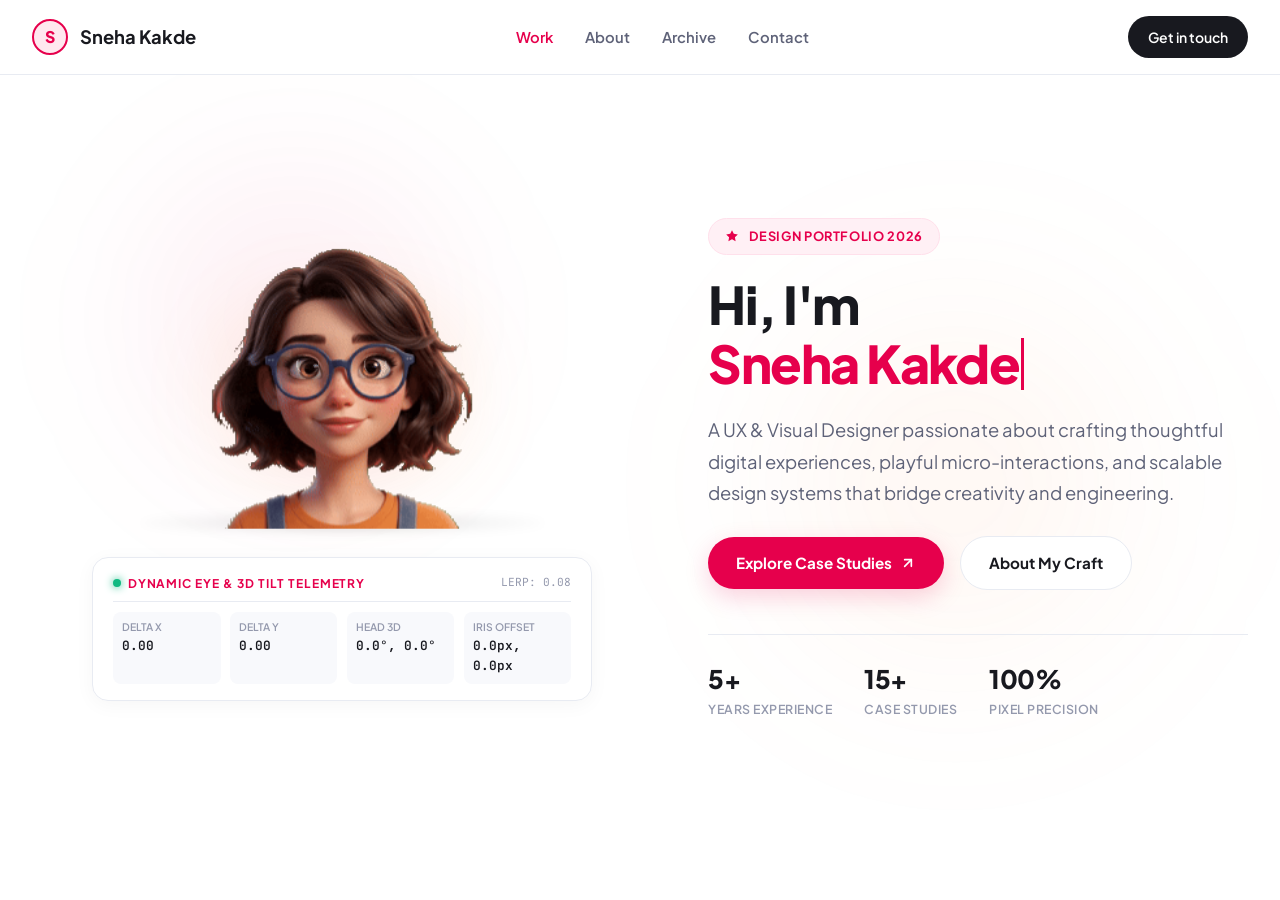
<file: hero-character-tracker.html>
<!DOCTYPE html>
<html lang="en">
<head>
  <meta charset="UTF-8" />
  <meta name="viewport" content="width=device-width, initial-scale=1.0" />
  <title>Sneha Kakde — Interactive Cursor-Tracking Hero</title>
  <link rel="preconnect" href="https://fonts.googleapis.com" />
  <link rel="preconnect" href="https://fonts.gstatic.com" crossorigin />
  <link href="https://fonts.googleapis.com/css2?family=Plus+Jakarta+Sans:wght@400;500;600;700;800&family=JetBrains+Mono:wght@400;500&display=swap" rel="stylesheet" />

  <style>
    /* ========================================================
       DESIGN TOKENS & RESET
       ======================================================== */
    :root {
      --primary: #E6004C;
      --primary-hover: #c70042;
      --primary-glow: rgba(230, 0, 76, 0.18);
      --bg: #FFFFFF;
      --bg-alt: #F8F9FC;
      --text-main: #18191F;
      --text-muted: #5E6278;
      --text-light: #9499AD;
      --border: #E8EBF2;
      --glasses-blue: #2F65B9;
      --font-sans: 'Plus Jakarta Sans', -apple-system, BlinkMacSystemFont, sans-serif;
      --font-mono: 'JetBrains Mono', monospace;
    }

    *, *::before, *::after {
      box-sizing: border-box;
      margin: 0;
      padding: 0;
    }

    body {
      font-family: var(--font-sans);
      background-color: var(--bg);
      color: var(--text-main);
      line-height: 1.6;
      min-height: 100vh;
      overflow-x: hidden;
      -webkit-font-smoothing: antialiased;
      -moz-osx-font-smoothing: grayscale;
    }

    /* ========================================================
       AMBIENT BACKGROUND ACCENTS
       ======================================================== */
    .ambient-glow-pink {
      position: absolute;
      top: 10%;
      left: 5%;
      width: 460px;
      height: 460px;
      background: radial-gradient(circle, rgba(230, 0, 76, 0.08) 0%, rgba(230, 0, 76, 0) 70%);
      filter: blur(60px);
      pointer-events: none;
      z-index: 0;
    }

    .ambient-glow-orange {
      position: absolute;
      top: 25%;
      right: 5%;
      width: 520px;
      height: 520px;
      background: radial-gradient(circle, rgba(255, 140, 70, 0.09) 0%, rgba(255, 140, 70, 0) 70%);
      filter: blur(80px);
      pointer-events: none;
      z-index: 0;
    }

    /* ========================================================
       NAVBAR
       ======================================================== */
    header {
      position: sticky;
      top: 0;
      width: 100%;
      background: rgba(255, 255, 255, 0.85);
      backdrop-filter: blur(16px);
      -webkit-backdrop-filter: blur(16px);
      border-bottom: 1px solid var(--border);
      z-index: 50;
      padding: 1rem 2rem;
    }

    .nav-container {
      max-width: 1280px;
      margin: 0 auto;
      display: flex;
      align-items: center;
      justify-content: space-between;
    }

    .logo-badge {
      display: flex;
      align-items: center;
      gap: 0.75rem;
      text-decoration: none;
      color: var(--text-main);
      font-weight: 700;
      font-size: 1.15rem;
    }

    .logo-avatar {
      width: 36px;
      height: 36px;
      border-radius: 50%;
      background: #FFE8EF;
      border: 2px solid var(--primary);
      display: flex;
      align-items: center;
      justify-content: center;
      font-size: 1rem;
      color: var(--primary);
      font-weight: 800;
    }

    .nav-links {
      display: flex;
      align-items: center;
      gap: 2rem;
      list-style: none;
    }

    .nav-link {
      text-decoration: none;
      color: var(--text-muted);
      font-size: 0.925rem;
      font-weight: 600;
      transition: color 0.2s ease;
    }

    .nav-link:hover, .nav-link.active {
      color: var(--primary);
    }

    .nav-cta {
      background: var(--text-main);
      color: #fff;
      padding: 0.6rem 1.25rem;
      border-radius: 9999px;
      font-size: 0.875rem;
      font-weight: 600;
      text-decoration: none;
      transition: transform 0.2s ease, background 0.2s ease;
    }

    .nav-cta:hover {
      background: var(--primary);
      transform: translateY(-1px);
    }

    /* ========================================================
       HERO COMPONENT LAYOUT
       ======================================================== */
    .hero-section {
      position: relative;
      min-height: calc(100vh - 80px);
      display: flex;
      align-items: center;
      justify-content: center;
      padding: 3rem 2rem 5rem;
      z-index: 10;
    }

    .hero-grid {
      max-width: 1280px;
      margin: 0 auto;
      width: 100%;
      display: grid;
      grid-template-columns: 1.15fr 1fr;
      gap: 3.5rem;
      align-items: center;
    }

    /* ========================================================
       LEFT COLUMN: INTERACTIVE CHARACTER MASCOT
       ======================================================== */
    .character-stage-wrapper {
      display: flex;
      flex-direction: column;
      align-items: center;
      position: relative;
    }

    /* 3D Perspective Stage Container */
    .character-stage {
      position: relative;
      width: 100%;
      max-width: 520px;
      aspect-ratio: 400 / 225;
      perspective: 1000px;
      -webkit-perspective: 1000px;
      transform-style: preserve-3d;
      -webkit-transform-style: preserve-3d;
      user-select: none;
      -webkit-user-select: none;
      cursor: crosshair;
    }

    /* Subtle backdrop glow behind the character */
    .character-aura {
      position: absolute;
      inset: 15% 15% 10% 15%;
      border-radius: 50%;
      background: radial-gradient(circle, rgba(230, 0, 76, 0.12) 0%, rgba(255, 170, 50, 0.08) 50%, transparent 75%);
      filter: blur(28px);
      z-index: 1;
      pointer-events: none;
    }

    /* Floating character podium / pedestal */
    .character-podium {
      position: absolute;
      bottom: -6px;
      left: 50%;
      transform: translateX(-50%);
      width: 78%;
      height: 24px;
      background: radial-gradient(ellipse at center, rgba(0, 0, 0, 0.16) 0%, rgba(0, 0, 0, 0.04) 50%, transparent 80%);
      border-radius: 50%;
      z-index: 2;
      filter: blur(4px);
    }

    /* Floating container that adds a natural breathing idle movement */
    .character-float {
      position: relative;
      width: 100%;
      height: 100%;
      animation: floatBreath 5s ease-in-out infinite;
      z-index: 3;
    }

    @keyframes floatBreath {
      0%, 100% {
        transform: translateY(0px);
      }
      50% {
        transform: translateY(-7px);
      }
    }

    /* LAYER 1: BASE TORSO / SHOULDERS (Anchored, minimal movement) */
    .layer-torso {
      position: absolute;
      inset: 0;
      width: 100%;
      height: 100%;
      z-index: 10;
      will-change: transform;
      pointer-events: none;
    }

    .layer-torso img {
      width: 100%;
      height: 100%;
      object-fit: contain;
      display: block;
    }

    /* LAYER 2: HEAD / FACE CONTAINER (Tilts & shifts with 3D perspective) */
    .head-container {
      position: absolute;
      inset: 0;
      width: 100%;
      height: 100%;
      z-index: 20;
      transform-origin: 49.75% 82%; /* Neck pivot center */
      transform-style: preserve-3d;
      -webkit-transform-style: preserve-3d;
      will-change: transform;
      pointer-events: none;
    }

    /* Head Base (Face + Sclera inside eye sockets) */
    .head-layer-sclera {
      position: absolute;
      inset: 0;
      width: 100%;
      height: 100%;
      z-index: 21;
    }

    .head-layer-sclera img {
      width: 100%;
      height: 100%;
      object-fit: contain;
      display: block;
    }

    /* LAYER 3: EYE ELEMENTS / IRISES (Nested behind glasses & eyelids) */
    .eye-element {
      position: absolute;
      width: 5.5%;       /* 22px / 400px = 5.5% */
      height: 9.7778%;   /* 22px / 225px = 9.7778% */
      z-index: 22;
      will-change: transform;
      pointer-events: none;
    }

    .eye-left {
      left: 40.5%;       /* 162px / 400px = 40.5% */
      top: 38.6667%;     /* 87px / 225px = 38.6667% */
    }

    .eye-right {
      left: 53.5%;       /* 214px / 400px = 53.5% */
      top: 38.6667%;     /* 87px / 225px = 38.6667% */
    }

    .eye-element img {
      width: 100%;
      height: 100%;
      object-fit: contain;
      display: block;
    }

    /* Head Overlay (Round blue glasses frames, dark upper/lower eyelashes, hair overlay) */
    .head-layer-overlay {
      position: absolute;
      inset: 0;
      width: 100%;
      height: 100%;
      z-index: 23;
    }

    .head-layer-overlay img {
      width: 100%;
      height: 100%;
      object-fit: contain;
      display: block;
    }

    /* ========================================================
       LIVE TELEMETRY HUD & DEBUG CONTROLS
       ======================================================== */
    .telemetry-card {
      margin-top: 1.75rem;
      background: rgba(255, 255, 255, 0.9);
      border: 1px solid var(--border);
      border-radius: 16px;
      padding: 1rem 1.25rem;
      width: 100%;
      max-width: 500px;
      box-shadow: 0 4px 20px rgba(0, 0, 0, 0.04);
      display: flex;
      flex-direction: column;
      gap: 0.65rem;
    }

    .telemetry-header {
      display: flex;
      align-items: center;
      justify-content: space-between;
      border-bottom: 1px solid var(--border);
      padding-bottom: 0.5rem;
    }

    .telemetry-title {
      font-size: 0.75rem;
      font-weight: 700;
      letter-spacing: 0.08em;
      text-transform: uppercase;
      color: var(--primary);
      display: flex;
      align-items: center;
      gap: 0.4rem;
    }

    .status-dot {
      width: 8px;
      height: 8px;
      border-radius: 50%;
      background: #10B981;
      display: inline-block;
      box-shadow: 0 0 8px #10B981;
      animation: pulseDot 2s infinite;
    }

    @keyframes pulseDot {
      0%, 100% { opacity: 1; transform: scale(1); }
      50% { opacity: 0.5; transform: scale(0.85); }
    }

    .telemetry-grid {
      display: grid;
      grid-template-columns: repeat(4, 1fr);
      gap: 0.6rem;
    }

    .telemetry-item {
      background: var(--bg-alt);
      border-radius: 8px;
      padding: 0.45rem 0.55rem;
      display: flex;
      flex-direction: column;
    }

    .telemetry-label {
      font-size: 0.65rem;
      font-weight: 600;
      color: var(--text-light);
      text-transform: uppercase;
    }

    .telemetry-value {
      font-family: var(--font-mono);
      font-size: 0.8rem;
      font-weight: 600;
      color: var(--text-main);
    }

    /* ========================================================
       RIGHT COLUMN: HERO TYPOGRAPHY & ACTIONS
       ======================================================== */
    .hero-content {
      display: flex;
      flex-direction: column;
      align-items: flex-start;
      gap: 1.25rem;
    }

    .hero-badge {
      display: inline-flex;
      align-items: center;
      gap: 0.5rem;
      background: #FFF0F5;
      border: 1px solid #FFE0EB;
      color: var(--primary);
      font-size: 0.8rem;
      font-weight: 700;
      letter-spacing: 0.05em;
      text-transform: uppercase;
      padding: 0.45rem 1rem;
      border-radius: 9999px;
    }

    .hero-title {
      font-size: 3.25rem;
      font-weight: 800;
      line-height: 1.15;
      letter-spacing: -0.03em;
      color: var(--text-main);
    }

    .hero-title span.highlight {
      color: var(--primary);
      position: relative;
      display: inline-block;
    }

    .typewriter-cursor {
      display: inline-block;
      width: 3px;
      height: 1em;
      background: var(--primary);
      vertical-align: -0.1em;
      margin-left: 2px;
      animation: blink 0.9s infinite;
    }

    @keyframes blink {
      0%, 100% { opacity: 1; }
      50% { opacity: 0; }
    }

    .hero-description {
      font-size: 1.15rem;
      color: var(--text-muted);
      line-height: 1.7;
      max-width: 520px;
    }

    .hero-actions {
      display: flex;
      align-items: center;
      gap: 1rem;
      margin-top: 0.5rem;
      flex-wrap: wrap;
    }

    .btn {
      display: inline-flex;
      align-items: center;
      justify-content: center;
      gap: 0.5rem;
      padding: 0.85rem 1.75rem;
      border-radius: 9999px;
      font-weight: 700;
      font-size: 0.95rem;
      text-decoration: none;
      transition: all 0.25s cubic-bezier(0.16, 1, 0.3, 1);
      cursor: pointer;
    }

    .btn-primary {
      background: var(--primary);
      color: #fff;
      box-shadow: 0 8px 24px var(--primary-glow);
    }

    .btn-primary:hover {
      background: var(--primary-hover);
      transform: translateY(-2px);
      box-shadow: 0 12px 28px rgba(230, 0, 76, 0.28);
    }

    .btn-secondary {
      background: #FFFFFF;
      color: var(--text-main);
      border: 1px solid var(--border);
    }

    .btn-secondary:hover {
      background: var(--bg-alt);
      border-color: #D3D7E3;
      transform: translateY(-2px);
    }

    .stats-row {
      display: flex;
      align-items: center;
      gap: 2rem;
      margin-top: 1.5rem;
      padding-top: 1.5rem;
      border-top: 1px solid var(--border);
      width: 100%;
    }

    .stat-item {
      display: flex;
      flex-direction: column;
    }

    .stat-number {
      font-size: 1.6rem;
      font-weight: 800;
      color: var(--text-main);
      letter-spacing: -0.02em;
    }

    .stat-label {
      font-size: 0.775rem;
      font-weight: 600;
      color: var(--text-light);
      text-transform: uppercase;
      letter-spacing: 0.04em;
    }

    /* ========================================================
       RESPONSIVE DESIGN
       ======================================================== */
    @media (max-width: 1024px) {
      .hero-grid {
        grid-template-columns: 1fr;
        gap: 2.5rem;
      }
      .character-stage-wrapper {
        order: 1;
      }
      .hero-content {
        order: 2;
        align-items: center;
        text-align: center;
      }
      .hero-actions {
        justify-content: center;
      }
      .stats-row {
        justify-content: center;
      }
      .hero-title {
        font-size: 2.75rem;
      }
    }

    @media (max-width: 640px) {
      .hero-title {
        font-size: 2.2rem;
      }
      .telemetry-grid {
        grid-template-columns: repeat(2, 1fr);
      }
      .nav-links {
        display: none;
      }
    }
  </style>
</head>
<body>

  <!-- Ambient Glow Effects -->
  <div class="ambient-glow-pink"></div>
  <div class="ambient-glow-orange"></div>

  <!-- Header -->
  <header>
    <div class="nav-container">
      <a href="#" class="logo-badge">
        <div class="logo-avatar">S</div>
        <span>Sneha Kakde</span>
      </a>

      <ul class="nav-links">
        <li><a href="#work" class="nav-link active">Work</a></li>
        <li><a href="#about" class="nav-link">About</a></li>
        <li><a href="#archive" class="nav-link">Archive</a></li>
        <li><a href="#contact" class="nav-link">Contact</a></li>
      </ul>

      <a href="#contact" class="nav-cta">Get in touch</a>
    </div>
  </header>

  <!-- Hero Section -->
  <main class="hero-section">
    <div class="hero-grid">

      <!-- LEFT COLUMN: INTERACTIVE CHARACTER MASCOT WITH DYNAMIC HEAD & EYE TRACKING -->
      <div class="character-stage-wrapper">
        
        <div class="character-stage" id="characterStage">
          <!-- Aura & Podium Shadow -->
          <div class="character-aura"></div>
          <div class="character-podium"></div>

          <!-- Gentle Floating Container -->
          <div class="character-float">

            <!-- LAYER 1: BASE TORSO / SHOULDERS (Anchored, minimal movement) -->
            <div class="layer-torso" id="torsoLayer">
              <img src="[data-uri]" alt="Sneha Torso Layer" draggable="false" />
            </div>

            <!-- LAYER 2: HEAD / FACE CONTAINER (Tilts & shifts with 3D perspective) -->
            <div class="head-container" id="headContainer">
              
              <!-- 2a. Head Sclera Base (Head + eye sockets with white sclera) -->
              <div class="head-layer-sclera">
                <img src="[data-uri]" alt="Sneha Head Sclera" draggable="false" />
              </div>

              <!-- LAYER 3: EYE ELEMENTS / IRISES (Nested behind glasses & eyelids) -->
              <div class="eye-element eye-left" id="leftIris">
                <img src="[data-uri]" alt="Left Eye Iris" draggable="false" />
              </div>

              <div class="eye-element eye-right" id="rightIris">
                <img src="[data-uri]" alt="Right Eye Iris" draggable="false" />
              </div>

              <!-- 2b. Head Overlay (Round blue glasses frames, dark eyelashes, hair cutout) -->
              <div class="head-layer-overlay">
                <img src="[data-uri]" alt="Sneha Head Glasses Overlay" draggable="false" />
              </div>

            </div>

          </div>
        </div>

        <!-- Live Telemetry / Debug HUD -->
        <div class="telemetry-card">
          <div class="telemetry-header">
            <div class="telemetry-title">
              <span class="status-dot"></span>
              <span>Dynamic Eye & 3D Tilt Telemetry</span>
            </div>
            <span style="font-size: 0.7rem; color: var(--text-light); font-family: var(--font-mono);">LERP: 0.08</span>
          </div>

          <div class="telemetry-grid">
            <div class="telemetry-item">
              <span class="telemetry-label">Delta X</span>
              <span class="telemetry-value" id="hudDeltaX">0.00</span>
            </div>
            <div class="telemetry-item">
              <span class="telemetry-label">Delta Y</span>
              <span class="telemetry-value" id="hudDeltaY">0.00</span>
            </div>
            <div class="telemetry-item">
              <span class="telemetry-label">Head 3D</span>
              <span class="telemetry-value" id="hudHeadRot">0.0°, 0.0°</span>
            </div>
            <div class="telemetry-item">
              <span class="telemetry-label">Iris Offset</span>
              <span class="telemetry-value" id="hudIrisOffset">0.0px, 0.0px</span>
            </div>
          </div>
        </div>

      </div>

      <!-- RIGHT COLUMN: HERO TYPOGRAPHY & CALL-TO-ACTIONS -->
      <div class="hero-content">
        <div class="hero-badge">
          <svg width="14" height="14" viewBox="0 0 24 24" fill="currentColor" style="margin-right:2px;"><path d="M12 2L15.09 8.26L22 9.27L17 14.14L18.18 21.02L12 17.77L5.82 21.02L7 14.14L2 9.27L8.91 8.26L12 2Z"/></svg>
          Design Portfolio 2026
        </div>

        <h1 class="hero-title">
          Hi, I'm <br />
          <span class="highlight" id="typewriterText">Sneha Kakde</span><span class="typewriter-cursor"></span>
        </h1>

        <p class="hero-description">
          A UX & Visual Designer passionate about crafting thoughtful digital experiences, playful micro-interactions, and scalable design systems that bridge creativity and engineering.
        </p>

        <div class="hero-actions">
          <a href="#work" class="btn btn-primary">
            Explore Case Studies
            <svg width="16" height="16" viewBox="0 0 24 24" fill="none" stroke="currentColor" stroke-width="2.5" stroke-linecap="round" stroke-linejoin="round"><line x1="7" y1="17" x2="17" y2="7"></line><polyline points="7 7 17 7 17 17"></polyline></svg>
          </a>
          <a href="#about" class="btn btn-secondary">
            About My Craft
          </a>
        </div>

        <div class="stats-row">
          <div class="stat-item">
            <span class="stat-number">5+</span>
            <span class="stat-label">Years Experience</span>
          </div>
          <div class="stat-item">
            <span class="stat-number">15+</span>
            <span class="stat-label">Case Studies</span>
          </div>
          <div class="stat-item">
            <span class="stat-number">100%</span>
            <span class="stat-label">Pixel Precision</span>
          </div>
        </div>
      </div>

    </div>
  </main>

  <!-- ========================================================
       VANILLA JAVASCRIPT: DYNAMIC CURSOR TRACKING & PHYSICS ENGINE
       ======================================================== -->
  <script>
    (function () {
      'use strict';

      // Elements
      const stage = document.getElementById('characterStage');
      const torsoLayer = document.getElementById('torsoLayer');
      const headContainer = document.getElementById('headContainer');
      const leftIris = document.getElementById('leftIris');
      const rightIris = document.getElementById('rightIris');

      // Telemetry HUD elements
      const hudDeltaX = document.getElementById('hudDeltaX');
      const hudDeltaY = document.getElementById('hudDeltaY');
      const hudHeadRot = document.getElementById('hudHeadRot');
      const hudIrisOffset = document.getElementById('hudIrisOffset');

      // Physics State: Targets and Current LERP coordinates
      let targetX = 0; // Normalized -1 to +1
      let targetY = 0; // Normalized -1 to +1
      let currentX = 0;
      let currentY = 0;

      const LERP_FACTOR = 0.08; // Smooth interpolation weight

      // Mouse and Pointer Tracking across entire viewport
      function handlePointerMove(e) {
        if (!headContainer) return;

        // Calculate face center in viewport coordinates
        const rect = headContainer.getBoundingClientRect();
        
        // Character face center: x = 49.75% of container width, y = 43.55% of container height
        const faceCenterX = rect.left + rect.width * 0.4975;
        const faceCenterY = rect.top + rect.height * 0.4355;

        // Normalization: Delta relative to viewport half-dimensions
        // x: from -1 (far left) to +1 (far right)
        // y: from -1 (top) to +1 (bottom)
        const halfWidth = Math.max(window.innerWidth * 0.5, 300);
        const halfHeight = Math.max(window.innerHeight * 0.5, 300);

        const rawDeltaX = (e.clientX - faceCenterX) / halfWidth;
        const rawDeltaY = (e.clientY - faceCenterY) / halfHeight;

        // Constrain strictly to [-1, 1]
        targetX = Math.max(-1, Math.min(1, rawDeltaX));
        targetY = Math.max(-1, Math.min(1, rawDeltaY));
      }

      // Mouseleave / Blur handling: Smoothly return all transforms back to (0, 0) neutral state
      function resetToNeutral() {
        targetX = 0;
        targetY = 0;
      }

      window.addEventListener('pointermove', handlePointerMove, { passive: true });
      document.addEventListener('mouseleave', resetToNeutral);
      window.addEventListener('blur', resetToNeutral);

      // Support touch move for touchscreens
      window.addEventListener('touchmove', (e) => {
        if (e.touches && e.touches.length > 0) {
          handlePointerMove(e.touches[0]);
        }
      }, { passive: true });
      window.addEventListener('touchend', resetToNeutral);

      // Animation Loop with requestAnimationFrame and LERP
      function updateMotion() {
        // LERP: current += (target - current) * 0.08
        currentX += (targetX - currentX) * LERP_FACTOR;
        currentY += (targetY - currentY) * LERP_FACTOR;

        // Scale factor relative to native 400px canvas width
        const stageWidth = stage ? stage.clientWidth : 400;
        const scale = Math.max(0.6, Math.min(1.5, stageWidth / 400));

        // 1. BASE TORSO / SHOULDERS (Anchored, minimal movement)
        // Torso subtle sway: translateX(calc(x * 2.5px)) and translateY(calc(y * 1.5px))
        const torsoTx = currentX * 2.5 * scale;
        const torsoTy = currentY * 1.5 * scale;
        if (torsoLayer) {
          torsoLayer.style.transform = ;
        }

        // 2. 3D HEAD TILT & SHIFT
        // Subtle rotation: rotateY(calc(x * 12deg)) and rotateX(calc(-y * 10deg))
        // Slight translation: translateX(calc(x * 8px)) and translateY(calc(y * 6px))
        const headRotY = currentX * 12;      // deg
        const headRotX = -currentY * 10;     // deg
        const headTx = currentX * 8 * scale; // px
        const headTy = currentY * 6 * scale; // px

        if (headContainer) {
          headContainer.style.transform = ;
        }

        // 3. EYE TRACKING (Pupils / Irises)
        // Clamp horizontal offset to +-6px and vertical offset to +-4px (scaled with container)
        const maxIrisX = 6.0 * scale;
        const maxIrisY = 4.0 * scale;

        const irisOffsetX = Math.max(-maxIrisX, Math.min(maxIrisX, currentX * maxIrisX));
        const irisOffsetY = Math.max(-maxIrisY, Math.min(maxIrisY, currentY * maxIrisY));

        const irisTransform = ;

        if (leftIris) leftIris.style.transform = irisTransform;
        if (rightIris) rightIris.style.transform = irisTransform;

        // Update live Telemetry HUD
        if (hudDeltaX) hudDeltaX.textContent = currentX.toFixed(2);
        if (hudDeltaY) hudDeltaY.textContent = currentY.toFixed(2);
        if (hudHeadRot) hudHeadRot.textContent = ;
        if (hudIrisOffset) hudIrisOffset.textContent = ;

        requestAnimationFrame(updateMotion);
      }

      // Start animation loop
      requestAnimationFrame(updateMotion);

      // Typewriter Effect for Hero Headline
      const phrases = [
        'Sneha Kakde',
        'a UX Designer',
        'a Visual Designer',
        'a Creative Storyteller'
      ];
      let pIdx = 0;
      let charIdx = phrases[0].length;
      let isDeleting = false;
      const typewriterEl = document.getElementById('typewriterText');

      function typeWriterLoop() {
        const curPhrase = phrases[pIdx];

        if (!isDeleting) {
          charIdx++;
          typewriterEl.textContent = curPhrase.substring(0, charIdx);
          if (charIdx === curPhrase.length) {
            isDeleting = true;
            setTimeout(typeWriterLoop, 2200);
            return;
          }
          setTimeout(typeWriterLoop, 100);
        } else {
          charIdx--;
          typewriterEl.textContent = curPhrase.substring(0, charIdx);
          if (charIdx === 0) {
            isDeleting = false;
            pIdx = (pIdx + 1) % phrases.length;
            setTimeout(typeWriterLoop, 350);
            return;
          }
          setTimeout(typeWriterLoop, 50);
        }
      }

      setTimeout(typeWriterLoop, 2000);

    })();
  </script>
</body>
</html>
</file>
